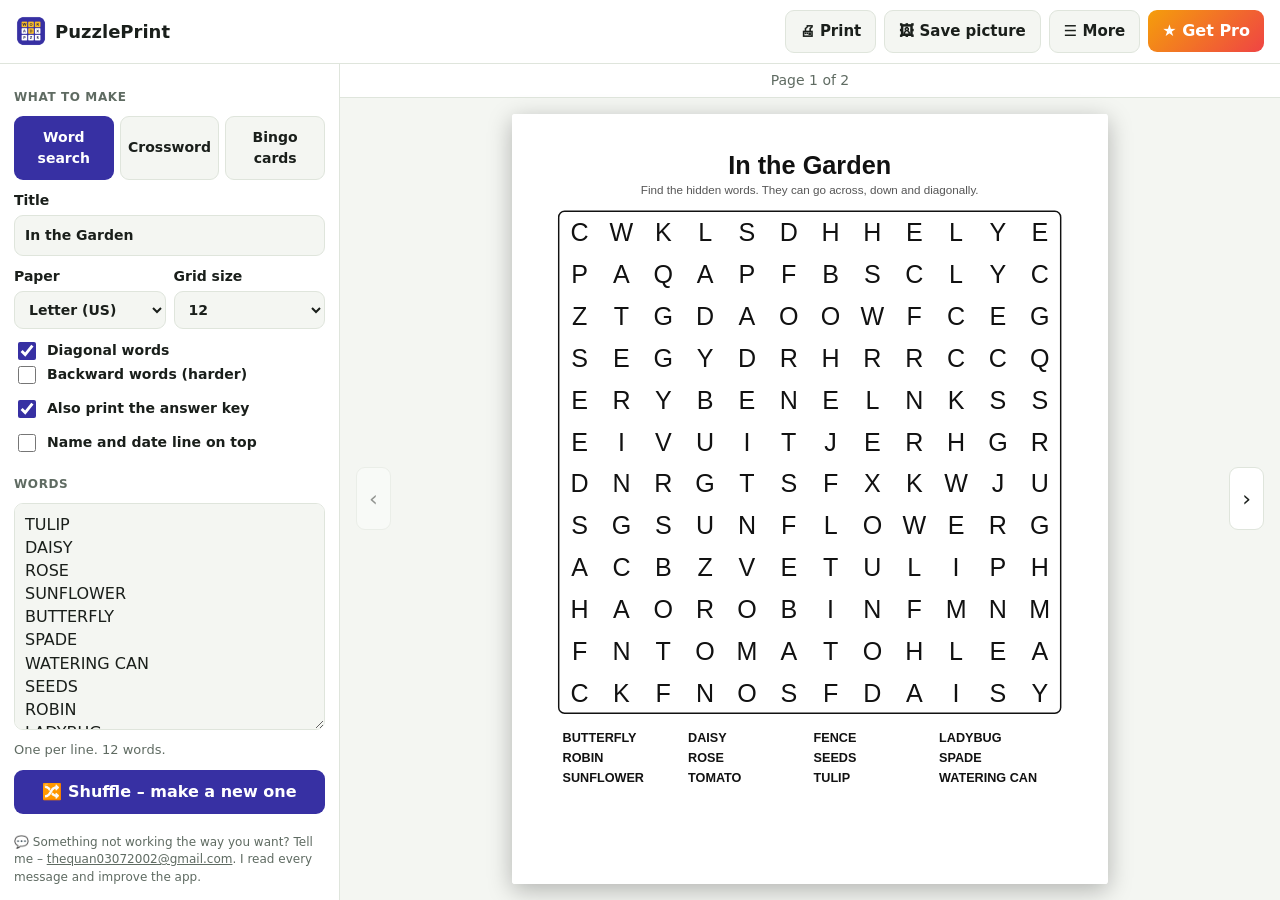
<file: index.html>
<!doctype html>
<html lang="en">
<head>
  <meta charset="utf-8">
  <meta name="viewport" content="width=device-width, initial-scale=1">
  <title>PuzzlePrint – Word Search &amp; Crossword Maker</title>
  <meta name="description" content="Make and print your own word search puzzles, crosswords and bingo cards from any word list. Simple, private and offline.">
  <meta name="theme-color" content="#3730a3">
  <link rel="manifest" href="manifest.json">
  <link rel="icon" href="icon-192.png">
  <link rel="stylesheet" href="style.css">
  <style id="pageRule"></style>
</head>
<body>
  <header class="topbar">
    <div class="brand"><img src="icon-192.png" alt="" width="30" height="30"><span>PuzzlePrint</span></div>
    <span class="tree-title"></span>
    <div class="top-btns">
      <button id="printBtn" class="tb">🖨 Print</button>
      <button id="imgBtn" class="tb">🖼 Save picture</button>
      <button id="moreBtn" class="tb">☰ More</button>
      <button id="proBtn" class="pro-btn" hidden>★ Get Pro</button>
    </div>
    <div id="menu" class="menu" hidden>
      <button id="sampleBtn">Load a sample word list</button>
      <button id="openBtn">Open a word list file (.txt)…</button>
      <button id="clearBtn" class="danger">Clear the word list…</button>
      <a href="help.html" target="_blank" rel="noopener">❓ How to use PuzzlePrint</a>
      <a href="mailto:thequan03072002@gmail.com?subject=PuzzlePrint%20feedback">✉ Feedback &amp; support</a>
      <a href="https://apps.microsoft.com/detail/9NRR32J91340" target="_blank" rel="noopener">More apps: Kinleaf family tree maker</a>
      <a href="https://apps.microsoft.com/detail/9MWSF3JMP1GJ" target="_blank" rel="noopener">More apps: PrintCal photo calendar maker</a>
      <a href="https://apps.microsoft.com/detail/9PJSZZRXMDWN" target="_blank" rel="noopener">More apps: ColorPress coloring page maker</a>
    </div>
    <input id="fileIn" type="file" accept=".txt,text/plain" hidden>
  </header>

  <main class="layout">
    <aside class="left">
      <h2>What to make</h2>
      <div class="seg3" id="types">
        <button data-t="ws">Word search</button>
        <button data-t="cw">Crossword</button>
        <button data-t="bingo">Bingo cards</button>
      </div>
      <label class="field">Title<input id="title" type="text" maxlength="60"></label>
      <div class="two">
        <label class="field">Paper<select id="paper"><option value="letter">Letter (US)</option><option value="a4">A4</option></select></label>
        <label class="field" id="sizeF">Grid size<select id="size"><option>10</option><option>12</option><option>15</option><option>18</option><option>20</option></select></label>
        <label class="field" id="cardsF">How many cards<select id="cards"><option>1</option><option>2</option><option>4</option><option>8</option><option>12</option><option>20</option><option>30</option><option>50</option></select></label>
        <label class="field" id="perF">Cards per page<select id="per"><option>1</option><option>2</option><option>4</option></select></label>
      </div>
      <div id="wsOpts">
        <label class="check"><input id="diag" type="checkbox"> Diagonal words</label>
        <label class="check"><input id="back" type="checkbox"> Backward words (harder)</label>
      </div>
      <label class="check" id="freeF"><input id="freeSq" type="checkbox"> Free square in the middle</label>
      <label class="check" id="keyF"><input id="key" type="checkbox"> Also print the answer key</label>
      <label class="check"><input id="nameLine" type="checkbox"> Name and date line on top</label>

      <h2 id="wordsHead">Words</h2>
      <textarea id="words" spellcheck="false"></textarea>
      <p id="hint" class="hint"></p>
      <p id="warn" class="warn" hidden></p>
      <button id="shuffle" class="primary">🔀 Shuffle – make a new one</button>
      <p class="fb-note">💬 Something not working the way you want? Tell me – <a href="mailto:thequan03072002@gmail.com?subject=PuzzlePrint%20feedback">thequan03072002@gmail.com</a>. I read every message and improve the app.</p>
    </aside>

    <section class="stage">
      <div id="pager" class="pager"></div>
      <div class="preview">
        <button id="prev" class="nav" title="Previous page">‹</button>
        <div id="page" style="height:100%;display:flex;align-items:center;justify-content:center;min-width:0;flex:1"></div>
        <button id="next" class="nav" title="Next page">›</button>
      </div>
    </section>
  </main>

  <dialog id="proDialog" class="dlg">
    <h2>PuzzlePrint Pro</h2>
    <p class="muted">One-time purchase. Yours forever on this Microsoft account.</p>
    <ul class="pro-list">
      <li><strong>Big puzzles</strong> – up to 40 words <span class="muted">(Free: 12 in a word search, 8 in a crossword)</span></li>
      <li><strong>Up to 50 bingo cards</strong> at once <span class="muted">(Free: 4)</span></li>
      <li><strong>Large 18 and 20 letter grids</strong></li>
    </ul>
    <p class="fb-note">💬 Something not working the way you want? Tell me – <a href="mailto:thequan03072002@gmail.com?subject=PuzzlePrint%20feedback">thequan03072002@gmail.com</a>. I read every message and improve the app.</p>
    <p id="proMsg" class="pro-msg" hidden></p>
    <div class="row-btns">
      <button id="buyBtn" class="primary" autofocus>Unlock Pro</button>
      <button id="restoreBtn" class="ghost">Restore purchase</button>
      <button id="closePro" class="ghost">Not now</button>
    </div>
  </dialog>

  <div id="toast" class="toast" hidden></div>
  <div id="printArea"></div>
  <script src="app.js"></script>
</body>
</html>
</file>
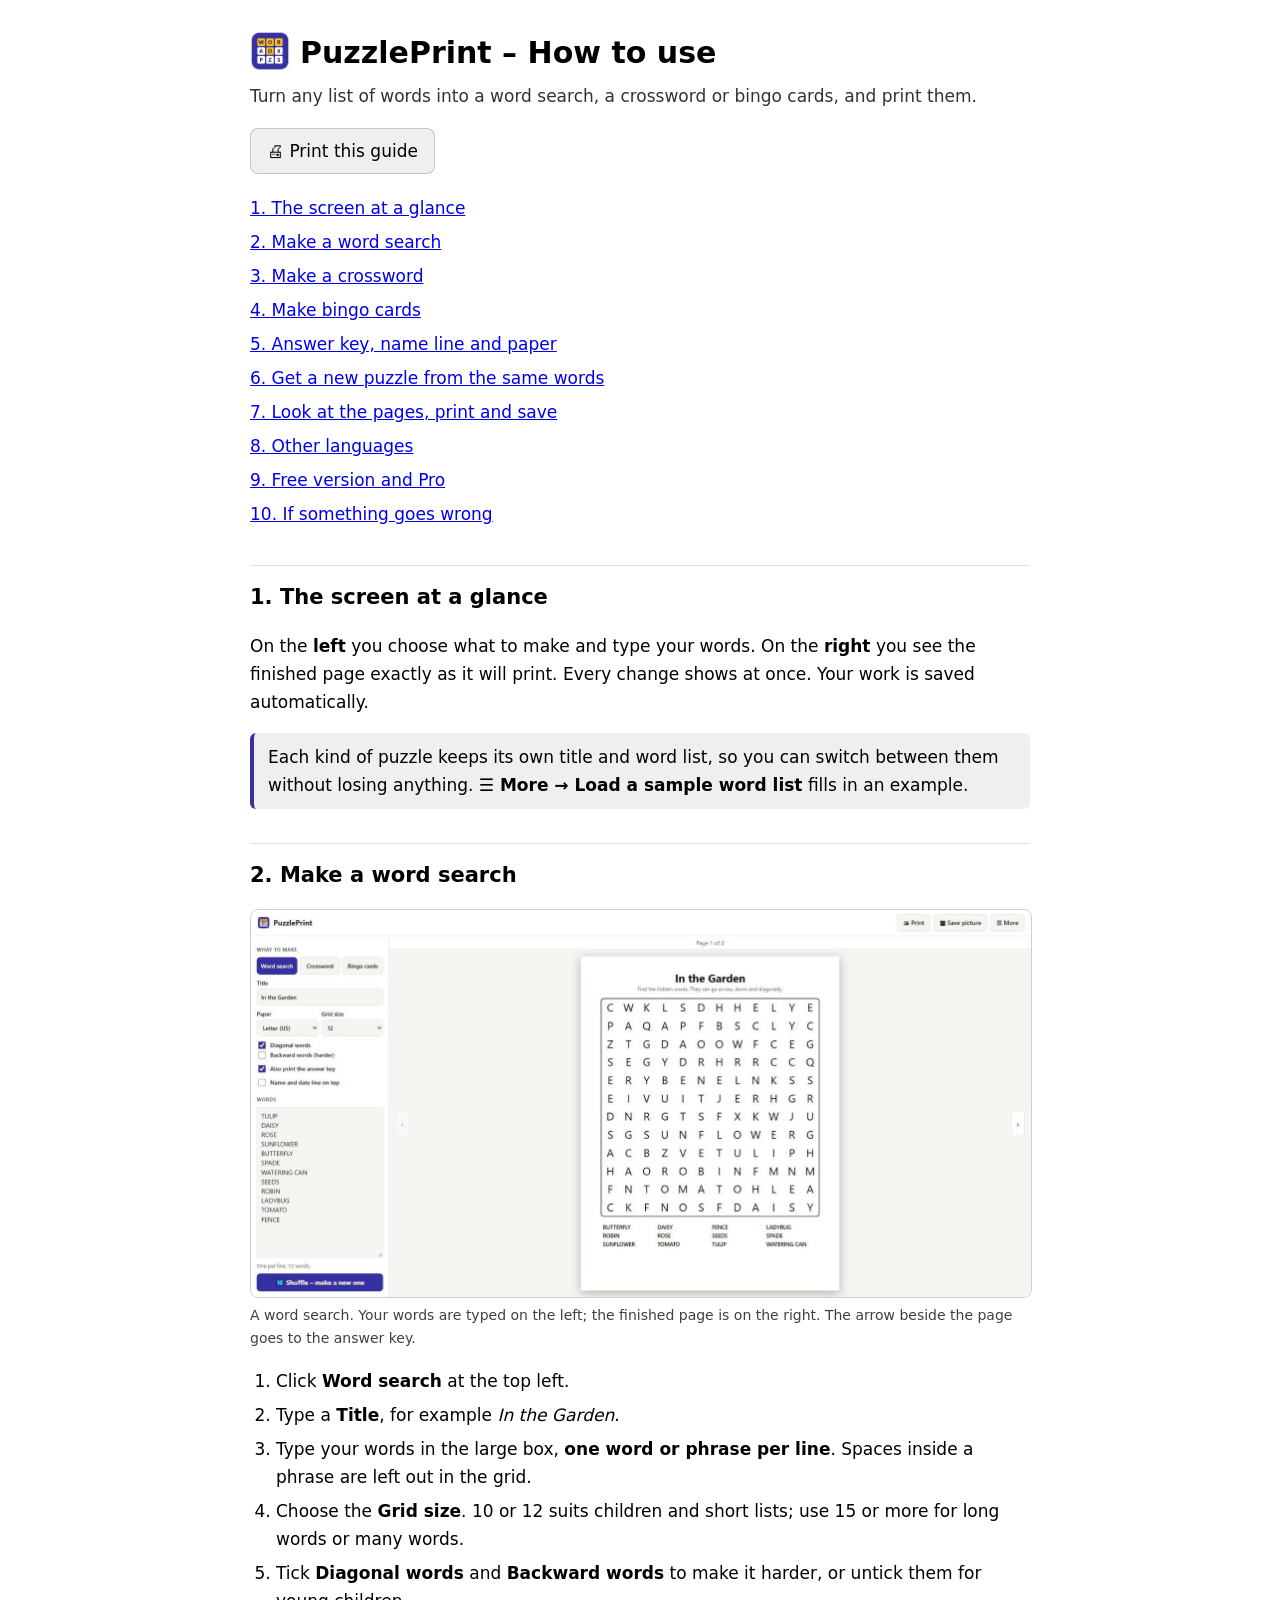
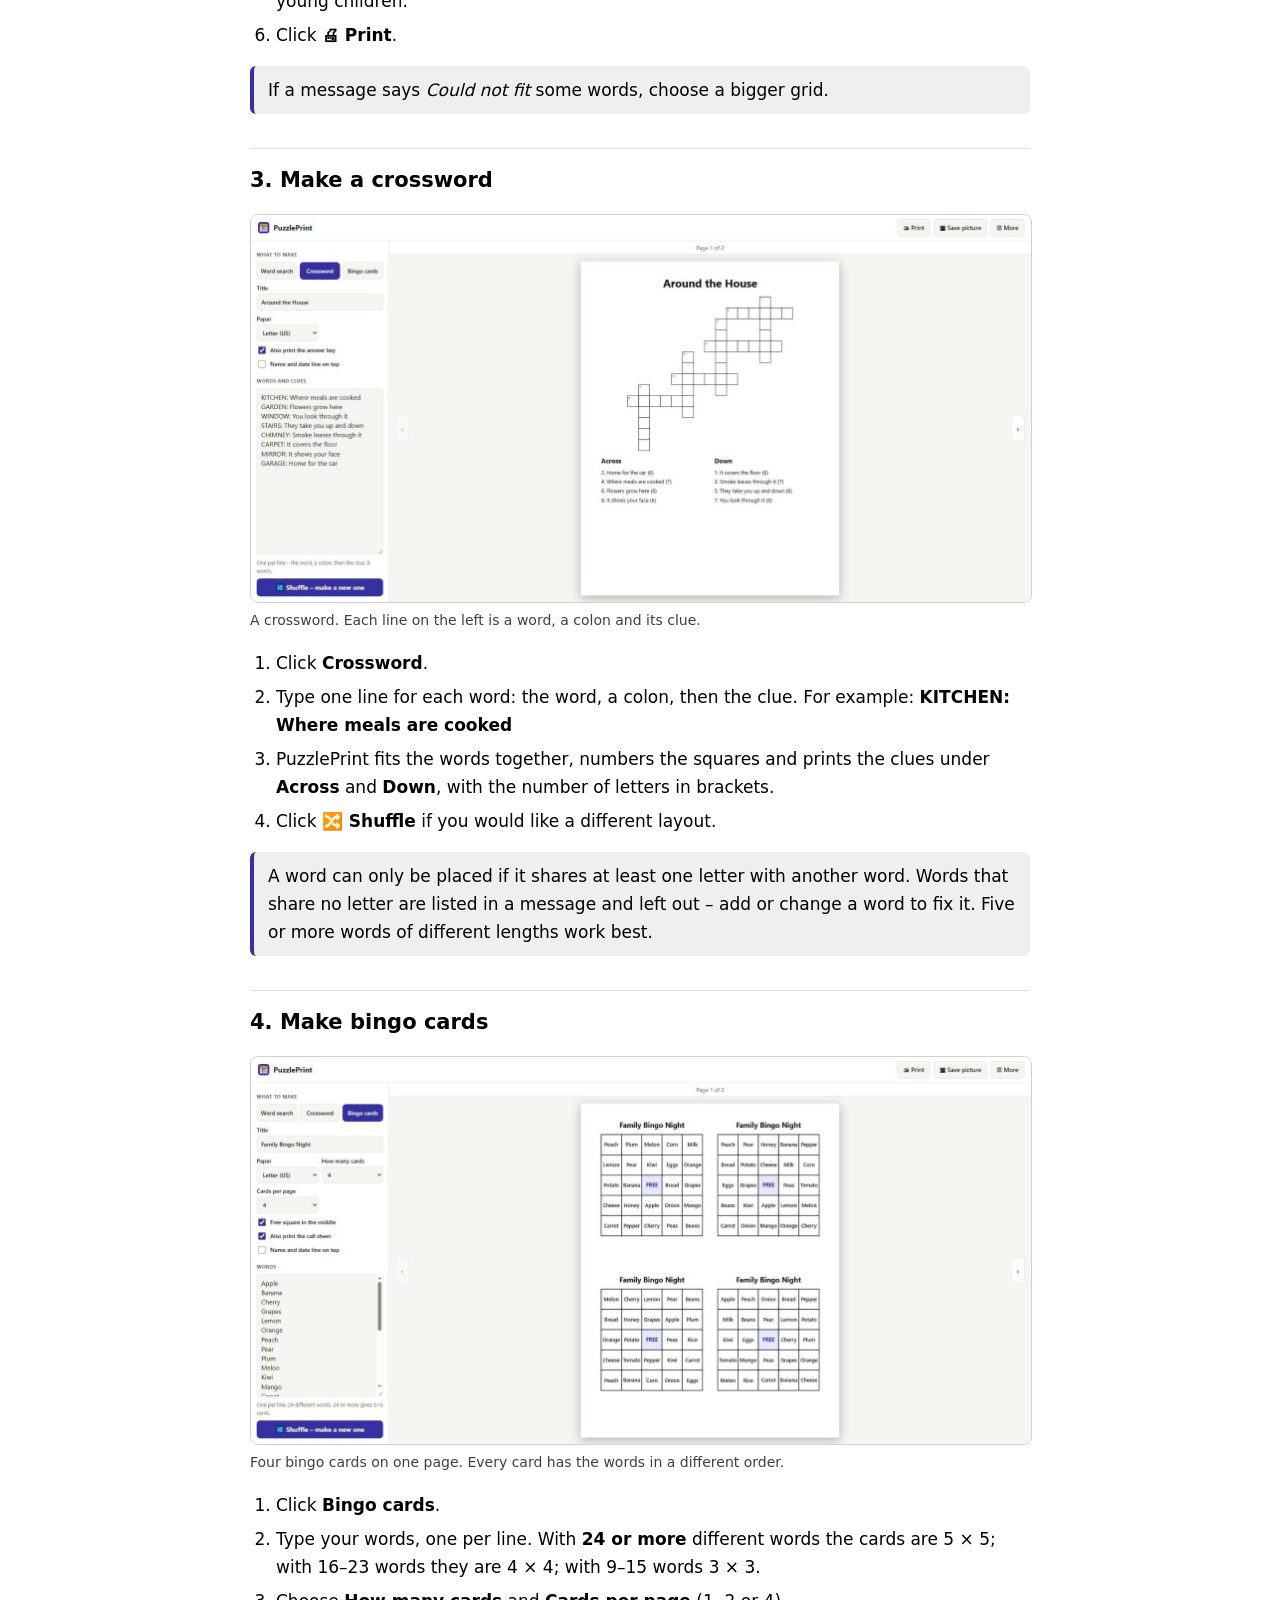
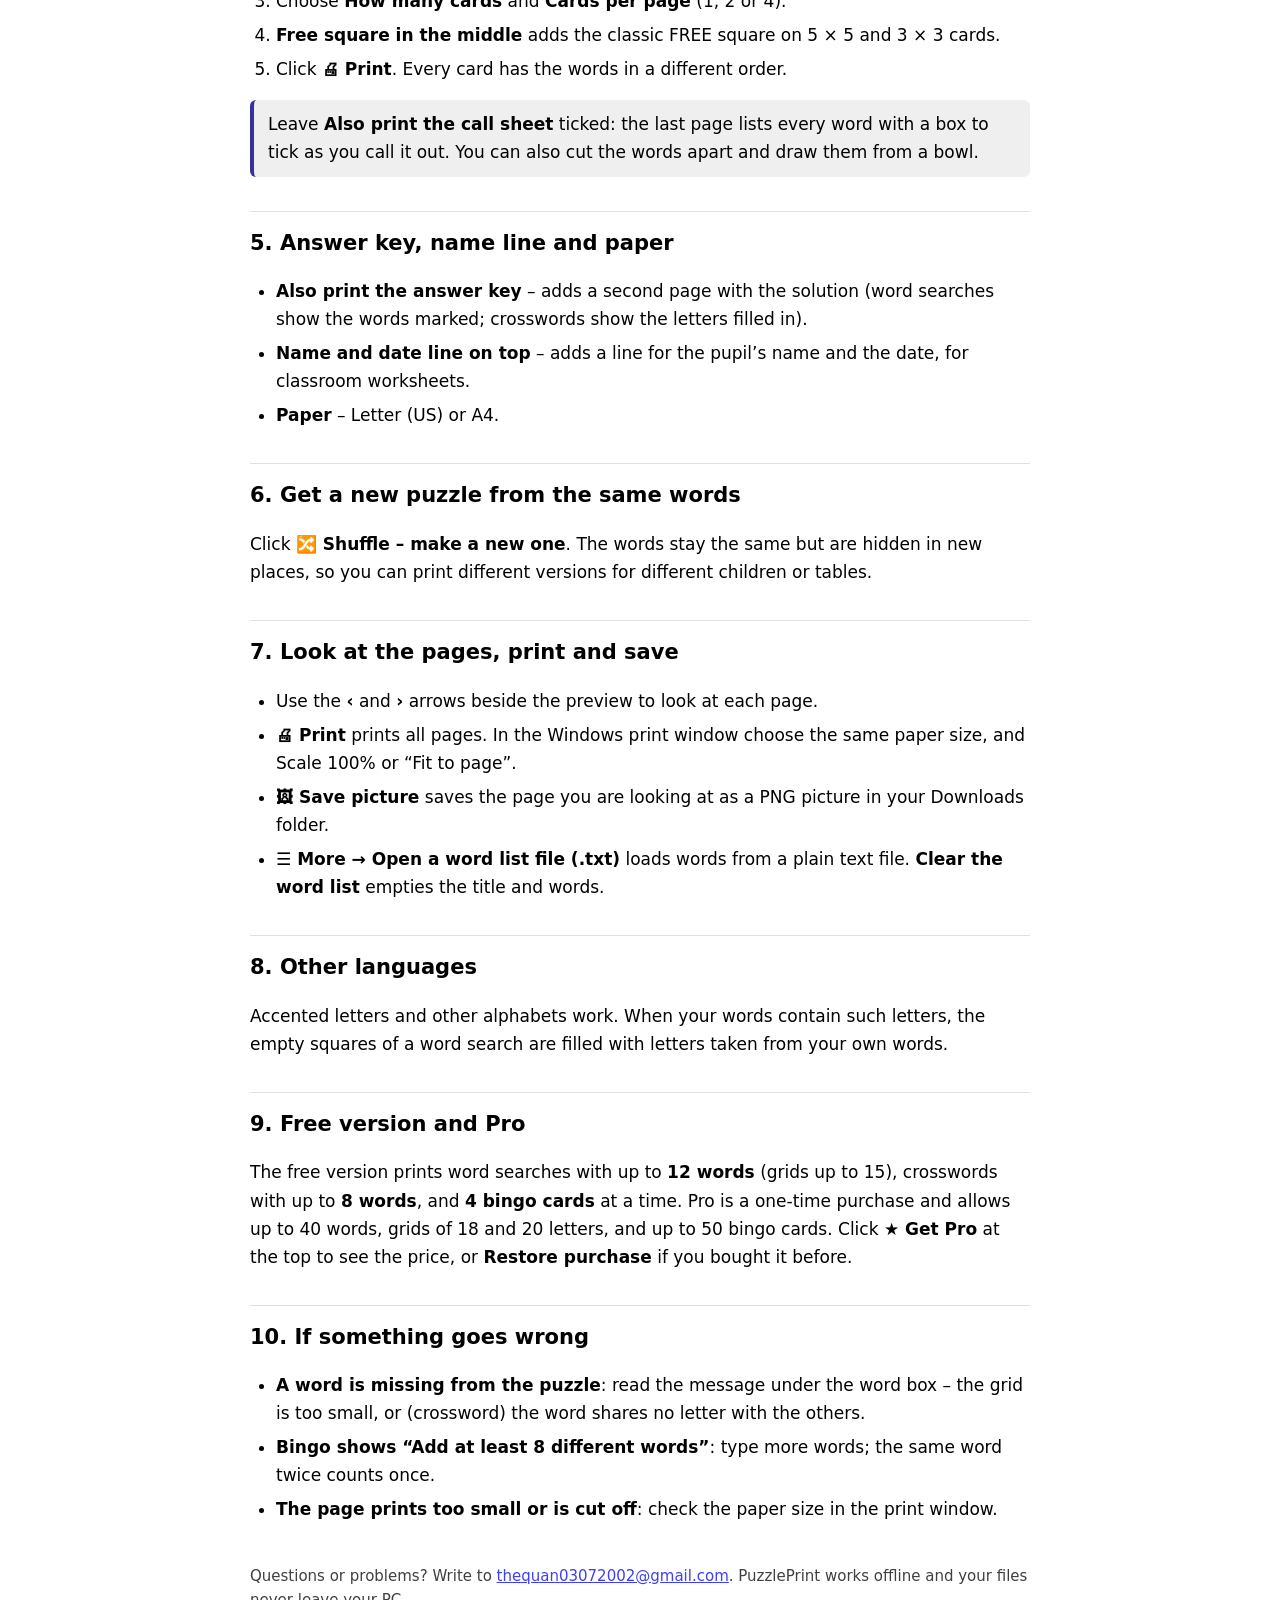
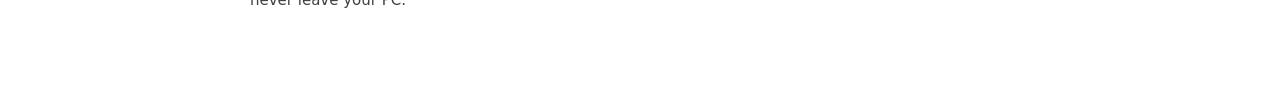
<file: help.html>
<!doctype html><html lang="en"><head><meta charset="utf-8"><meta name="viewport" content="width=device-width, initial-scale=1"><title>PuzzlePrint – How to use</title><link rel="icon" href="icon-192.png"><style>:root{--a:#3730a3;color-scheme:light dark}body{font:17px/1.65 "Segoe UI",system-ui,sans-serif;max-width:780px;margin:0 auto;padding:28px 20px 60px}h1{font-size:30px;margin:0 0 4px}h1 img{vertical-align:-8px;border-radius:8px;margin-right:10px}h2{font-size:21px;margin:34px 0 8px;padding-top:14px;border-top:1px solid #8884}.lead{opacity:.8;margin:0 0 18px}ol,ul{padding-left:26px}li{margin:6px 0}.tip{border-left:4px solid var(--a);background:#8882;padding:10px 14px;border-radius:6px;margin:12px 0}.toc a{display:block;padding:3px 0}kbd{border:1px solid #8886;border-bottom-width:2px;border-radius:5px;padding:1px 6px;font:14px "Segoe UI",sans-serif}.foot{margin-top:40px;opacity:.75;font-size:15px}button{font:inherit;padding:8px 16px;border-radius:8px;border:1px solid #8886;cursor:pointer}@media print{.noprint{display:none}}figure{margin:16px 0}figure img{display:block;max-width:100%;height:auto;border:1px solid #8886;border-radius:8px}figcaption{font-size:14px;opacity:.75;margin-top:6px}</style></head><body><h1><img src="icon-192.png" width="40" height="40" alt="">PuzzlePrint – How to use</h1><p class="lead">Turn any list of words into a word search, a crossword or bingo cards, and print them.</p><p class="noprint"><button onclick="print()">🖨 Print this guide</button></p><div class="toc noprint"><a href="#s0">1. The screen at a glance</a><a href="#s1">2. Make a word search</a><a href="#s2">3. Make a crossword</a><a href="#s3">4. Make bingo cards</a><a href="#s4">5. Answer key, name line and paper</a><a href="#s5">6. Get a new puzzle from the same words</a><a href="#s6">7. Look at the pages, print and save</a><a href="#s7">8. Other languages</a><a href="#s8">9. Free version and Pro</a><a href="#s9">10. If something goes wrong</a></div><h2 id="s0">1. The screen at a glance</h2><p>On the <b>left</b> you choose what to make and type your words. On the <b>right</b> you see the finished page exactly as it will print. Every change shows at once. Your work is saved automatically.</p><p class="tip">Each kind of puzzle keeps its own title and word list, so you can switch between them without losing anything. <b>☰ More → Load a sample word list</b> fills in an example.</p><h2 id="s1">2. Make a word search</h2><figure><img src="help-1.jpg" alt="" loading="lazy"><figcaption>A word search. Your words are typed on the left; the finished page is on the right. The arrow beside the page goes to the answer key.</figcaption></figure><ol><li>Click <b>Word search</b> at the top left.</li><li>Type a <b>Title</b>, for example <i>In the Garden</i>.</li><li>Type your words in the large box, <b>one word or phrase per line</b>. Spaces inside a phrase are left out in the grid.</li><li>Choose the <b>Grid size</b>. 10 or 12 suits children and short lists; use 15 or more for long words or many words.</li><li>Tick <b>Diagonal words</b> and <b>Backward words</b> to make it harder, or untick them for young children.</li><li>Click <b>🖨 Print</b>.</li></ol><p class="tip">If a message says <i>Could not fit</i> some words, choose a bigger grid.</p><h2 id="s2">3. Make a crossword</h2><figure><img src="help-2.jpg" alt="" loading="lazy"><figcaption>A crossword. Each line on the left is a word, a colon and its clue.</figcaption></figure><ol><li>Click <b>Crossword</b>.</li><li>Type one line for each word: the word, a colon, then the clue. For example: <b>KITCHEN: Where meals are cooked</b></li><li>PuzzlePrint fits the words together, numbers the squares and prints the clues under <b>Across</b> and <b>Down</b>, with the number of letters in brackets.</li><li>Click <b>🔀 Shuffle</b> if you would like a different layout.</li></ol><p class="tip">A word can only be placed if it shares at least one letter with another word. Words that share no letter are listed in a message and left out – add or change a word to fix it. Five or more words of different lengths work best.</p><h2 id="s3">4. Make bingo cards</h2><figure><img src="help-3.jpg" alt="" loading="lazy"><figcaption>Four bingo cards on one page. Every card has the words in a different order.</figcaption></figure><ol><li>Click <b>Bingo cards</b>.</li><li>Type your words, one per line. With <b>24 or more</b> different words the cards are 5 × 5; with 16–23 words they are 4 × 4; with 9–15 words 3 × 3.</li><li>Choose <b>How many cards</b> and <b>Cards per page</b> (1, 2 or 4).</li><li><b>Free square in the middle</b> adds the classic FREE square on 5 × 5 and 3 × 3 cards.</li><li>Click <b>🖨 Print</b>. Every card has the words in a different order.</li></ol><p class="tip">Leave <b>Also print the call sheet</b> ticked: the last page lists every word with a box to tick as you call it out. You can also cut the words apart and draw them from a bowl.</p><h2 id="s4">5. Answer key, name line and paper</h2><ul><li><b>Also print the answer key</b> – adds a second page with the solution (word searches show the words marked; crosswords show the letters filled in).</li><li><b>Name and date line on top</b> – adds a line for the pupil’s name and the date, for classroom worksheets.</li><li><b>Paper</b> – Letter (US) or A4.</li></ul><h2 id="s5">6. Get a new puzzle from the same words</h2><p>Click <b>🔀 Shuffle – make a new one</b>. The words stay the same but are hidden in new places, so you can print different versions for different children or tables.</p><h2 id="s6">7. Look at the pages, print and save</h2><ul><li>Use the <b>‹</b> and <b>›</b> arrows beside the preview to look at each page.</li><li><b>🖨 Print</b> prints all pages. In the Windows print window choose the same paper size, and Scale 100% or “Fit to page”.</li><li><b>🖼 Save picture</b> saves the page you are looking at as a PNG picture in your Downloads folder.</li><li><b>☰ More → Open a word list file (.txt)</b> loads words from a plain text file. <b>Clear the word list</b> empties the title and words.</li></ul><h2 id="s7">8. Other languages</h2><p>Accented letters and other alphabets work. When your words contain such letters, the empty squares of a word search are filled with letters taken from your own words.</p><h2 id="s8">9. Free version and Pro</h2><p>The free version prints word searches with up to <b>12 words</b> (grids up to 15), crosswords with up to <b>8 words</b>, and <b>4 bingo cards</b> at a time. Pro is a one-time purchase and allows up to 40 words, grids of 18 and 20 letters, and up to 50 bingo cards. Click <b>★ Get Pro</b> at the top to see the price, or <b>Restore purchase</b> if you bought it before.</p><h2 id="s9">10. If something goes wrong</h2><ul><li><b>A word is missing from the puzzle</b>: read the message under the word box – the grid is too small, or (crossword) the word shares no letter with the others.</li><li><b>Bingo shows “Add at least 8 different words”</b>: type more words; the same word twice counts once.</li><li><b>The page prints too small or is cut off</b>: check the paper size in the print window.</li></ul><p class="foot">Questions or problems? Write to <a href="mailto:thequan03072002@gmail.com">thequan03072002@gmail.com</a>. PuzzlePrint works offline and your files never leave your PC.</p></body></html>
</file>
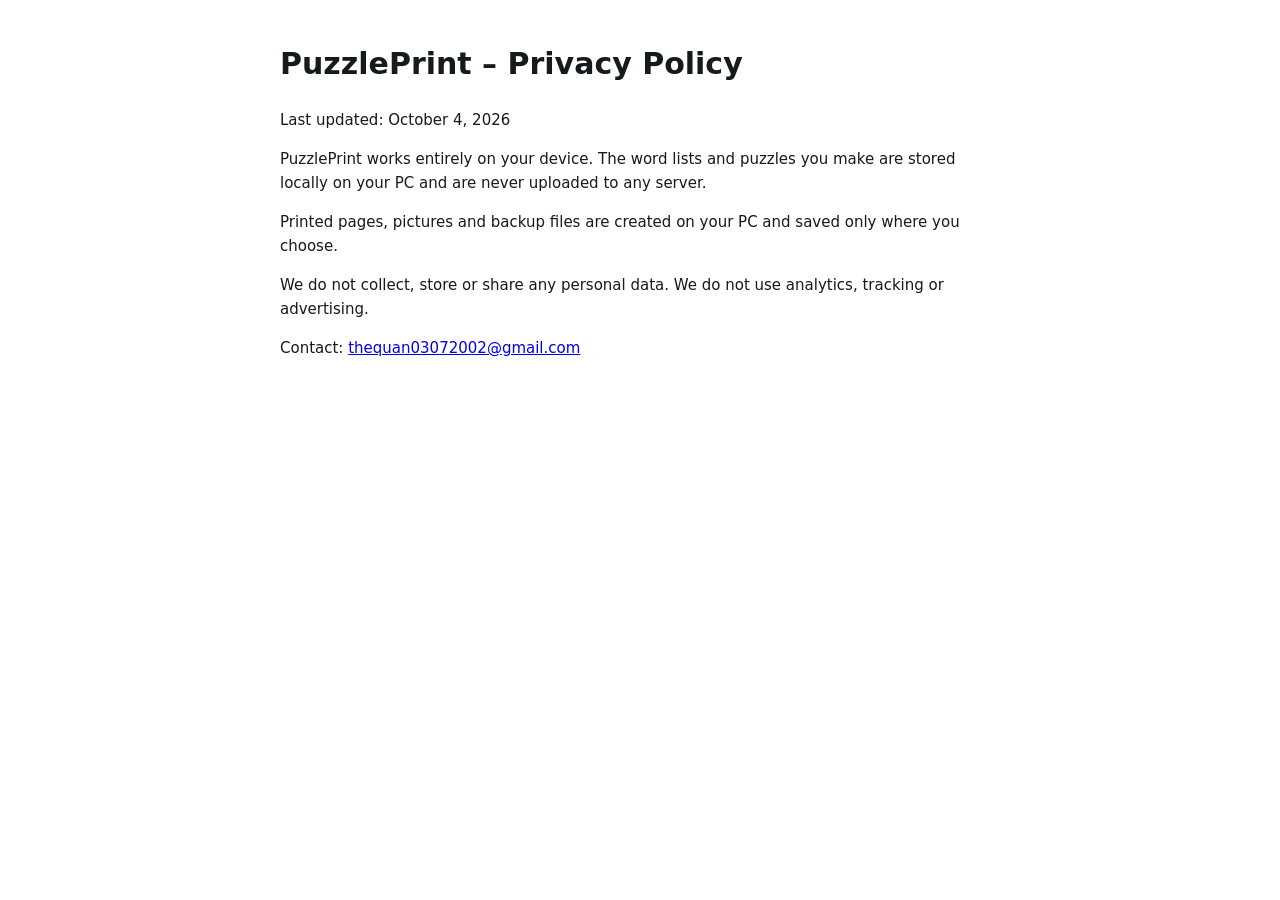
<file: privacy.html>
<!doctype html>
<html lang="en"><head><meta charset="utf-8"><meta name="viewport" content="width=device-width, initial-scale=1">
<title>PuzzlePrint – Privacy Policy</title>
<style>body{font:15px/1.6 "Segoe UI",system-ui,sans-serif;max-width:720px;margin:40px auto;padding:0 16px;color:#151a1c}</style></head>
<body>
<h1>PuzzlePrint – Privacy Policy</h1>
<p>Last updated: October 4, 2026</p>
<p>PuzzlePrint works entirely on your device. The word lists and puzzles you make are stored locally on your PC and are never uploaded to any server.</p>
<p>Printed pages, pictures and backup files are created on your PC and saved only where you choose.</p>
<p>We do not collect, store or share any personal data. We do not use analytics, tracking or advertising.</p>
<p>Contact: <a href="mailto:thequan03072002@gmail.com">thequan03072002@gmail.com</a></p>
</body></html>
</file>
<file: style.css>
:root {
  --bg: #f4f6f2; --card: #ffffff; --text: #1a1f1b; --muted: #5f6b62;
  --line: #dfe5dc; --accent: #3730a3; --accent-2: #e6e8fd; --on-accent: #ffffff; --danger: #b42318;
  color-scheme: light dark;
}
@media (prefers-color-scheme: dark) {
  :root { --bg: #121613; --card: #1b211c; --text: #e9efe9; --muted: #9aa79d;
    --line: #2c362e; --accent: #a5b4fc; --accent-2: #23265a; --on-accent: #0e1033; --danger: #f97066; }
}
* { box-sizing: border-box; }
html, body { height: 100%; }
body { margin: 0; font: 16px/1.5 "Segoe UI", system-ui, sans-serif; background: var(--bg); color: var(--text); display: flex; flex-direction: column; }
[hidden] { display: none !important; }
.topbar { position: relative; display: flex; align-items: center; gap: 14px; padding: 10px 16px; border-bottom: 1px solid var(--line); background: var(--card); }
.brand { display: flex; align-items: center; gap: 9px; font-weight: 700; font-size: 18px; }
.brand img { border-radius: 7px; }
.tree-title { flex: 1; min-width: 120px; font: 600 17px "Segoe UI", system-ui, sans-serif; padding: 8px 10px; border-radius: 9px; border: 1px solid transparent; background: transparent; color: var(--text); }
.tree-title:hover { border-color: var(--line); }
.top-btns { display: flex; gap: 8px; align-items: center; }
button { font: inherit; border-radius: 9px; padding: 9px 14px; cursor: pointer; border: 1px solid transparent; }
button:disabled { opacity: .45; cursor: not-allowed; }
.tb { background: var(--bg); color: var(--text); border-color: var(--line); font-weight: 600; font-size: 15px; }
.tb:hover, .ghost:hover { border-color: var(--accent); }
.primary { background: var(--accent); color: var(--on-accent); font-weight: 700; }
.ghost { background: transparent; color: var(--text); border-color: var(--line); }
.danger { color: var(--danger) !important; }
.pro-btn { background: linear-gradient(135deg, #f59e0b, #ef4444); color: #fff; font-weight: 700; border: 0; }
.pro-btn.is-pro { background: var(--accent-2); color: var(--accent); cursor: default; }
.badge { font-size: 10px; font-weight: 700; background: #f59e0b; color: #1f1503; border-radius: 4px; padding: 1px 5px; margin-left: 4px; vertical-align: 1px; }
body.unlocked .pro-only { display: none; }
.menu { position: absolute; right: 16px; top: 54px; z-index: 20; background: var(--card); border: 1px solid var(--line); border-radius: 12px; padding: 6px; display: flex; flex-direction: column; min-width: 300px; box-shadow: 0 10px 30px rgba(0,0,0,.25); }
.menu button, .menu a { text-align: left; background: transparent; color: var(--text); padding: 10px 12px; border-radius: 8px; text-decoration: none; font-size: 15px; }
.menu button:hover, .menu a:hover { background: var(--accent-2); }

.layout { flex: 1; min-height: 0; display: grid; grid-template-columns: 340px minmax(0, 1fr); }
.left, .right { background: var(--card); padding: 14px; overflow: auto; display: flex; flex-direction: column; gap: 10px; }
.left { border-right: 1px solid var(--line); }
.right { border-left: 1px solid var(--line); }
@media (max-width: 900px) { html, body { height: auto; } .layout { flex: none; grid-template-columns: 1fr; grid-template-rows: auto 70vh auto; } .left { max-height: 50vh; } } /* narrow window: the page scrolls, so the settings get a usable height (they were squeezed to a few lines) */
@media (max-width: 640px) { .topbar { flex-wrap: wrap; gap: 8px; padding: 8px 10px; } .tree-title:empty { display: none; } .top-btns { flex-wrap: wrap; margin-left: auto; } .tb { font-size: 14px; padding: 7px 10px; } }
input[type=text], input[type=search], select, textarea { font: inherit; padding: 9px 10px; border-radius: 9px; border: 1px solid var(--line); background: var(--bg); color: var(--text); width: 100%; }
input:focus, select:focus, textarea:focus, button:focus-visible { outline: 3px solid var(--accent); outline-offset: 1px; }
textarea { min-height: 70px; resize: vertical; }
.people { list-style: none; margin: 0; padding: 0; display: flex; flex-direction: column; gap: 2px; flex: 1; overflow: auto; }
.people button { width: 100%; text-align: left; background: transparent; color: var(--text); padding: 7px 9px; font-size: 15px; overflow: hidden; text-overflow: ellipsis; white-space: nowrap; }
.people button:hover { background: var(--bg); }
.people button.on { background: var(--accent-2); color: var(--accent); font-weight: 700; }
.people small { color: var(--muted); font-weight: 400; }
.hint { color: var(--muted); font-size: 13px; font-weight: 400; margin: 0; }
.muted { color: var(--muted); }

.stage { position: relative; min-width: 0; min-height: 0; display: flex; flex-direction: column; }
.stagebar { display: flex; justify-content: space-between; align-items: center; gap: 12px; padding: 8px 12px; border-bottom: 1px solid var(--line); background: var(--card); font-size: 14px; }
.stagebar label { display: flex; align-items: center; gap: 8px; color: var(--muted); min-width: 0; }
.stagebar select { width: auto; max-width: 340px; padding: 6px 8px; }
.zoom { display: flex; gap: 4px; }
.zoom button { background: var(--bg); color: var(--text); border-color: var(--line); padding: 5px 12px; font-weight: 700; }
#svg { flex: 1; width: 100%; min-height: 0; cursor: grab; touch-action: none; background: var(--bg); }
#svg.drag { cursor: grabbing; }
#svg .p { cursor: pointer; }
.stage-hint { position: absolute; left: 0; right: 0; bottom: 8px; text-align: center; color: var(--muted); font-size: 13px; margin: 0; pointer-events: none; }

.right h2 { font-size: 20px; margin: 0; }
.field { display: flex; flex-direction: column; gap: 4px; font-weight: 600; font-size: 14px; }
.two { display: grid; grid-template-columns: 1fr 1fr; gap: 8px; }
.seg { display: flex; gap: 0; border: 1px solid var(--line); border-radius: 9px; overflow: hidden; }
.seg button { flex: 1; border-radius: 0; background: var(--bg); color: var(--text); padding: 8px 6px; font-size: 14px; }
.seg button.on { background: var(--accent); color: var(--on-accent); font-weight: 700; }
.photo-row { display: flex; align-items: center; gap: 12px; }
.photo { width: 76px; height: 76px; border-radius: 50%; object-fit: cover; background: var(--accent-2); border: 2px solid var(--line); display: flex; align-items: center; justify-content: center; font-weight: 700; font-size: 24px; color: var(--accent); flex: none; }
.rel { display: grid; grid-template-columns: 1fr 1fr; gap: 8px; }
.rel button { background: var(--accent-2); color: var(--accent); font-weight: 700; font-size: 14px; padding: 10px 6px; }
.rel button:hover { outline: 2px solid var(--accent); }
.rel .wide { grid-column: 1 / -1; }
.check { display: flex; align-items: center; gap: 8px; font-weight: 600; font-size: 14px; }
.check input { width: 18px; height: 18px; accent-color: var(--accent); }
.sect { font-size: 12px; text-transform: uppercase; letter-spacing: .6px; color: var(--muted); margin: 8px 0 0; }
.empty-panel { color: var(--muted); text-align: center; margin-top: 30px; }

.dlg { border: 1px solid var(--line); border-radius: 16px; padding: 24px; background: var(--card); color: var(--text); max-width: 460px; width: calc(100% - 32px); }
.dlg::backdrop { background: rgba(0,0,0,.55); }
.dlg h2 { margin: 0 0 6px; font-size: 22px; }
.dlg .field { margin-top: 12px; }
.row-btns { display: flex; gap: 8px; flex-wrap: wrap; margin-top: 18px; }
.pro-list { padding-left: 20px; line-height: 1.8; }
.pro-msg { background: var(--accent-2); border-radius: 8px; padding: 9px 11px; }
.pick-list { display: flex; flex-direction: column; gap: 8px; margin-top: 12px; }
.pick-list button { background: var(--accent-2); color: var(--accent); font-weight: 700; text-align: left; }
.toast { position: fixed; left: 50%; bottom: 26px; transform: translateX(-50%); background: #1f2937; color: #fff; padding: 11px 18px; border-radius: 10px; z-index: 50; max-width: calc(100% - 24px); }

.left h2 { font-size: 12px; text-transform: uppercase; letter-spacing: .6px; color: var(--muted); margin: 10px 0 0; }
.three { display: grid; grid-template-columns: 1.3fr .8fr 1.2fr; gap: 6px; }
.addrow { display: flex; gap: 6px; }
.addrow input { flex: 1; }
.events { list-style: none; margin: 0; padding: 0; display: flex; flex-direction: column; gap: 2px; }
.events li { display: flex; align-items: center; gap: 8px; padding: 5px 6px; border-radius: 8px; font-size: 14px; }
.events li:hover { background: var(--bg); }
.events .when { color: var(--muted); font-variant-numeric: tabular-nums; min-width: 54px; }
.events .txt { flex: 1; overflow: hidden; text-overflow: ellipsis; white-space: nowrap; }
.events button { background: transparent; color: var(--muted); padding: 2px 8px; border-color: transparent; }
.events button:hover { color: var(--danger); border-color: var(--line); }
.stage { align-items: stretch; background: var(--bg); }
.months { display: flex; gap: 4px; padding: 8px 12px; flex-wrap: wrap; justify-content: center; border-bottom: 1px solid var(--line); background: var(--card); }
.months button { background: var(--bg); color: var(--text); border-color: var(--line); padding: 5px 10px; font-size: 14px; position: relative; }
.months button.on { background: var(--accent); color: var(--on-accent); font-weight: 700; border-color: transparent; }
.months button.has::after { content: ""; position: absolute; right: 3px; top: 3px; width: 6px; height: 6px; border-radius: 50%; background: #f59e0b; }
.preview { flex: 1; min-height: 0; display: flex; align-items: center; justify-content: center; padding: 16px; gap: 10px; }
.preview svg { max-width: 100%; max-height: 100%; width: auto; height: 100%; background: #fff; box-shadow: 0 6px 24px rgba(0,0,0,.28); border-radius: 3px; }
.nav { background: var(--card); color: var(--text); border-color: var(--line); font-size: 22px; padding: 14px 12px; }
.swatches { display: flex; gap: 6px; flex-wrap: wrap; }
.swatches button { width: 30px; height: 30px; border-radius: 50%; padding: 0; border: 3px solid transparent; }
.swatches button.on { border-color: var(--text); }

#printArea { display: none; }
@media print {
  body > *:not(#printArea) { display: none !important; }
  body { background: #fff; display: block; margin: 0; }
  #printArea { display: block; }
  #printArea svg { display: block; width: 100vw; height: 100vh; page-break-after: always; break-after: page; }
}
.seg3 { display: grid; grid-template-columns: 1fr 1fr 1fr; gap: 6px; }
.seg3 button { background: var(--bg); color: var(--text); border-color: var(--line); padding: 10px 4px; font-size: 14px; font-weight: 600; }
.seg3 button.on { background: var(--accent); color: var(--on-accent); border-color: transparent; }
#words { min-height: 220px; font-size: 16px; line-height: 1.45; flex: 1; }
.pager { text-align: center; padding: 6px; color: var(--muted); font-size: 14px; background: var(--card); border-bottom: 1px solid var(--line); }
.warn { background: var(--accent-2); border-radius: 8px; padding: 8px 10px; font-size: 13px; margin: 0; }
.fb-note { color: var(--muted); font-size: 12px; font-weight: 400; line-height: 1.45; margin: 10px 0 0; overflow-wrap: anywhere; }
.fb-note a { color: inherit; text-decoration: underline; }
</file>
